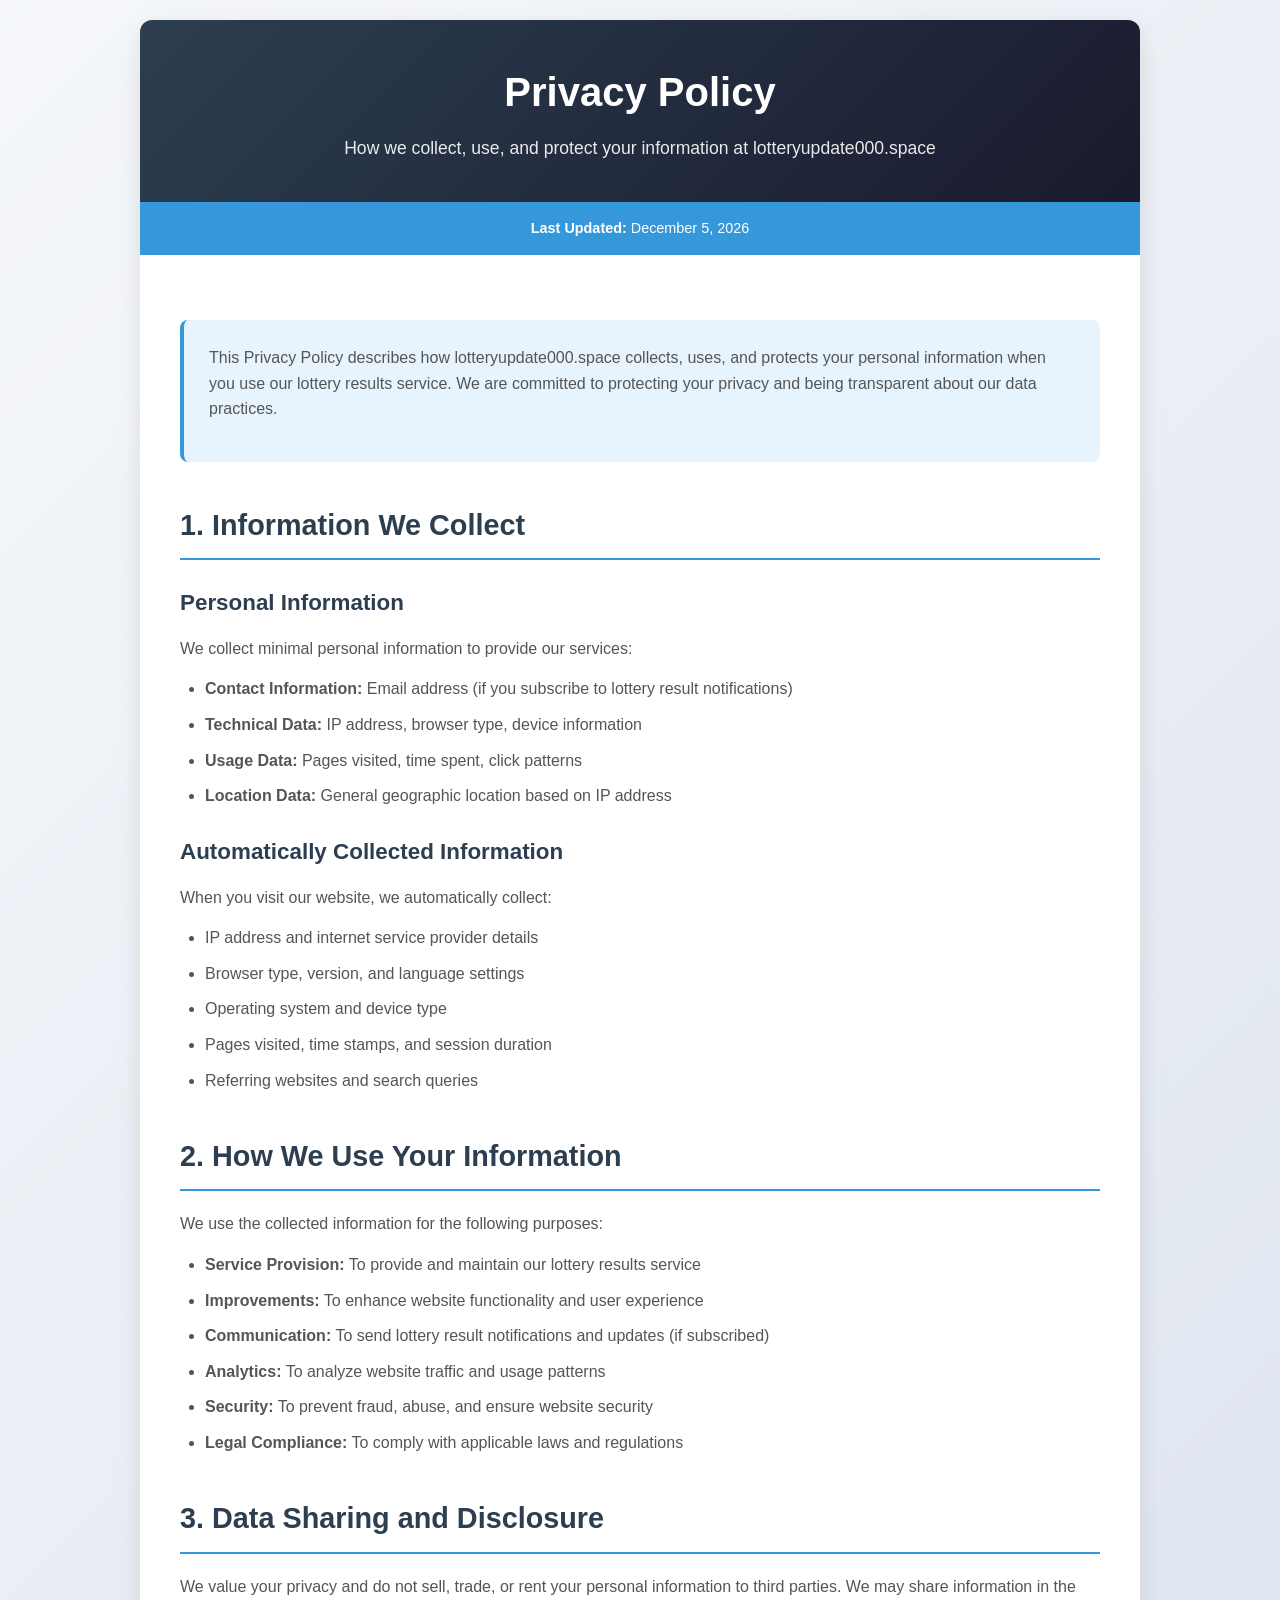
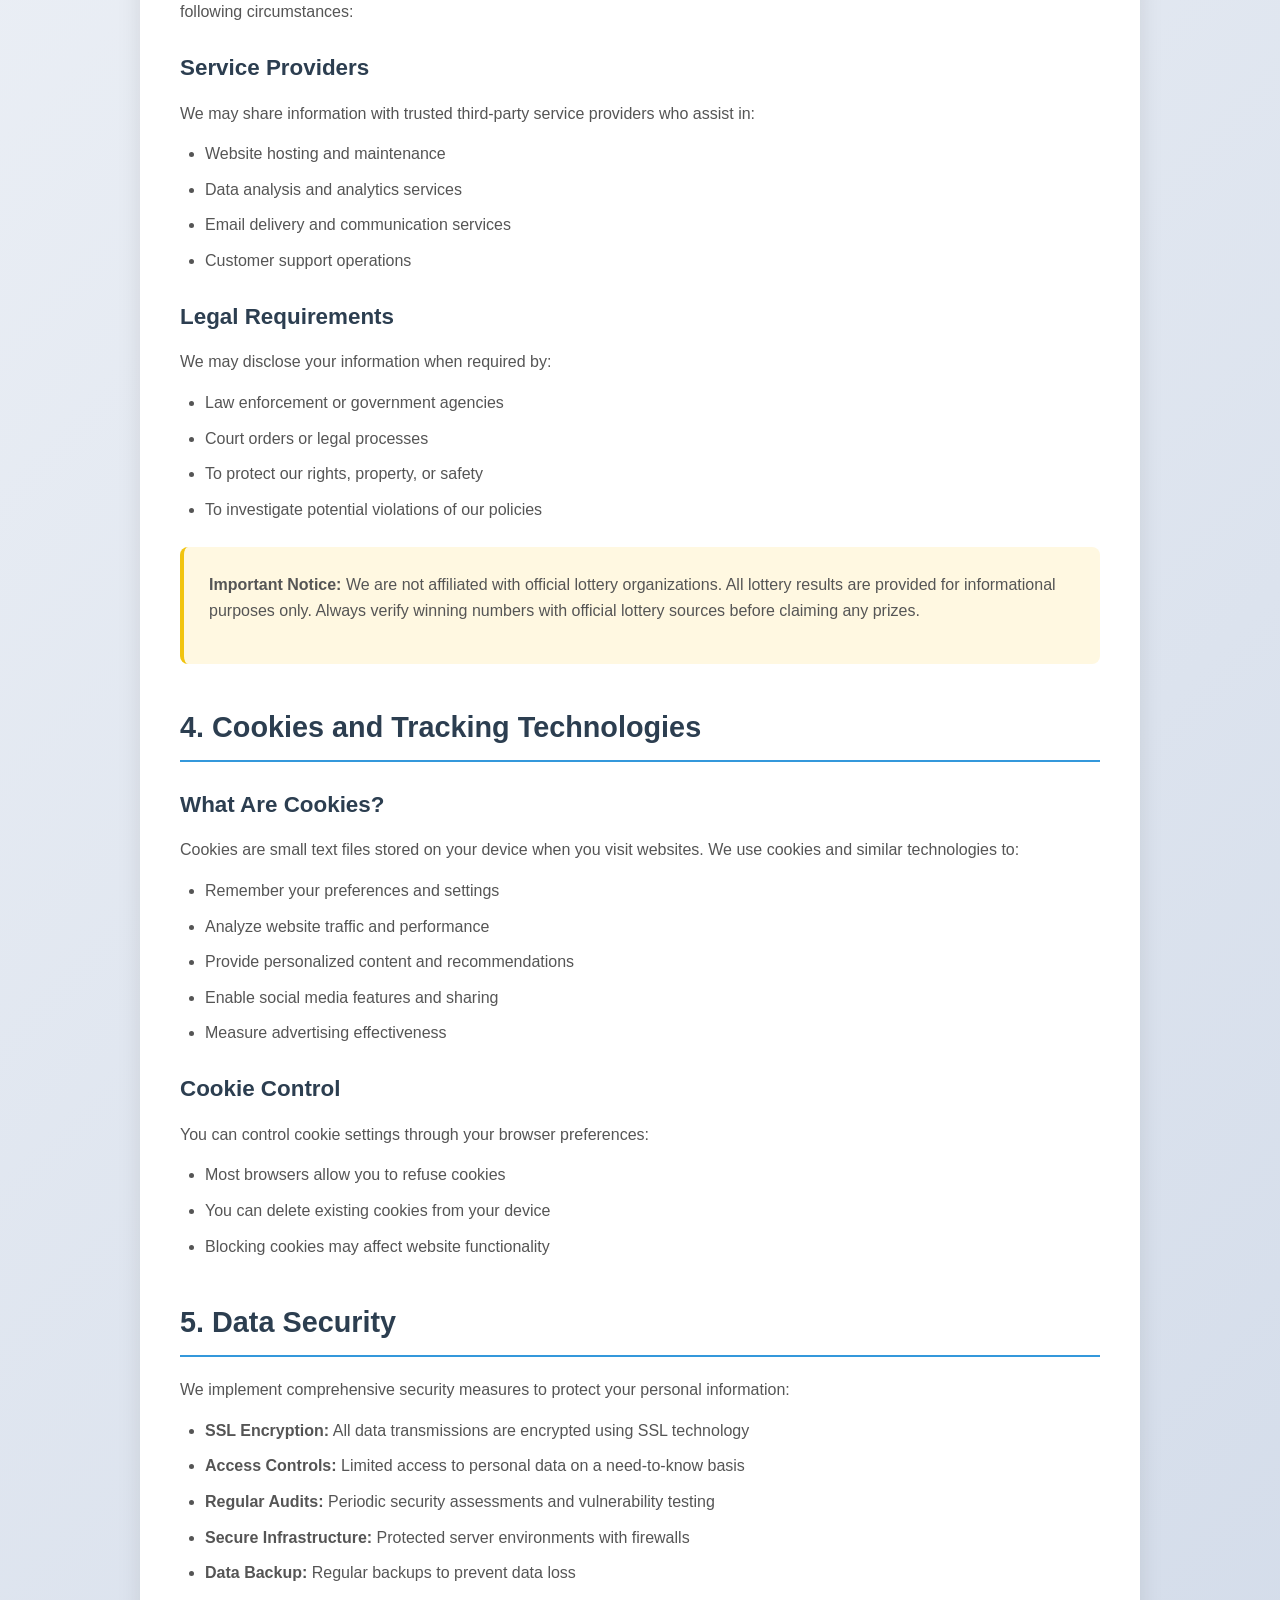
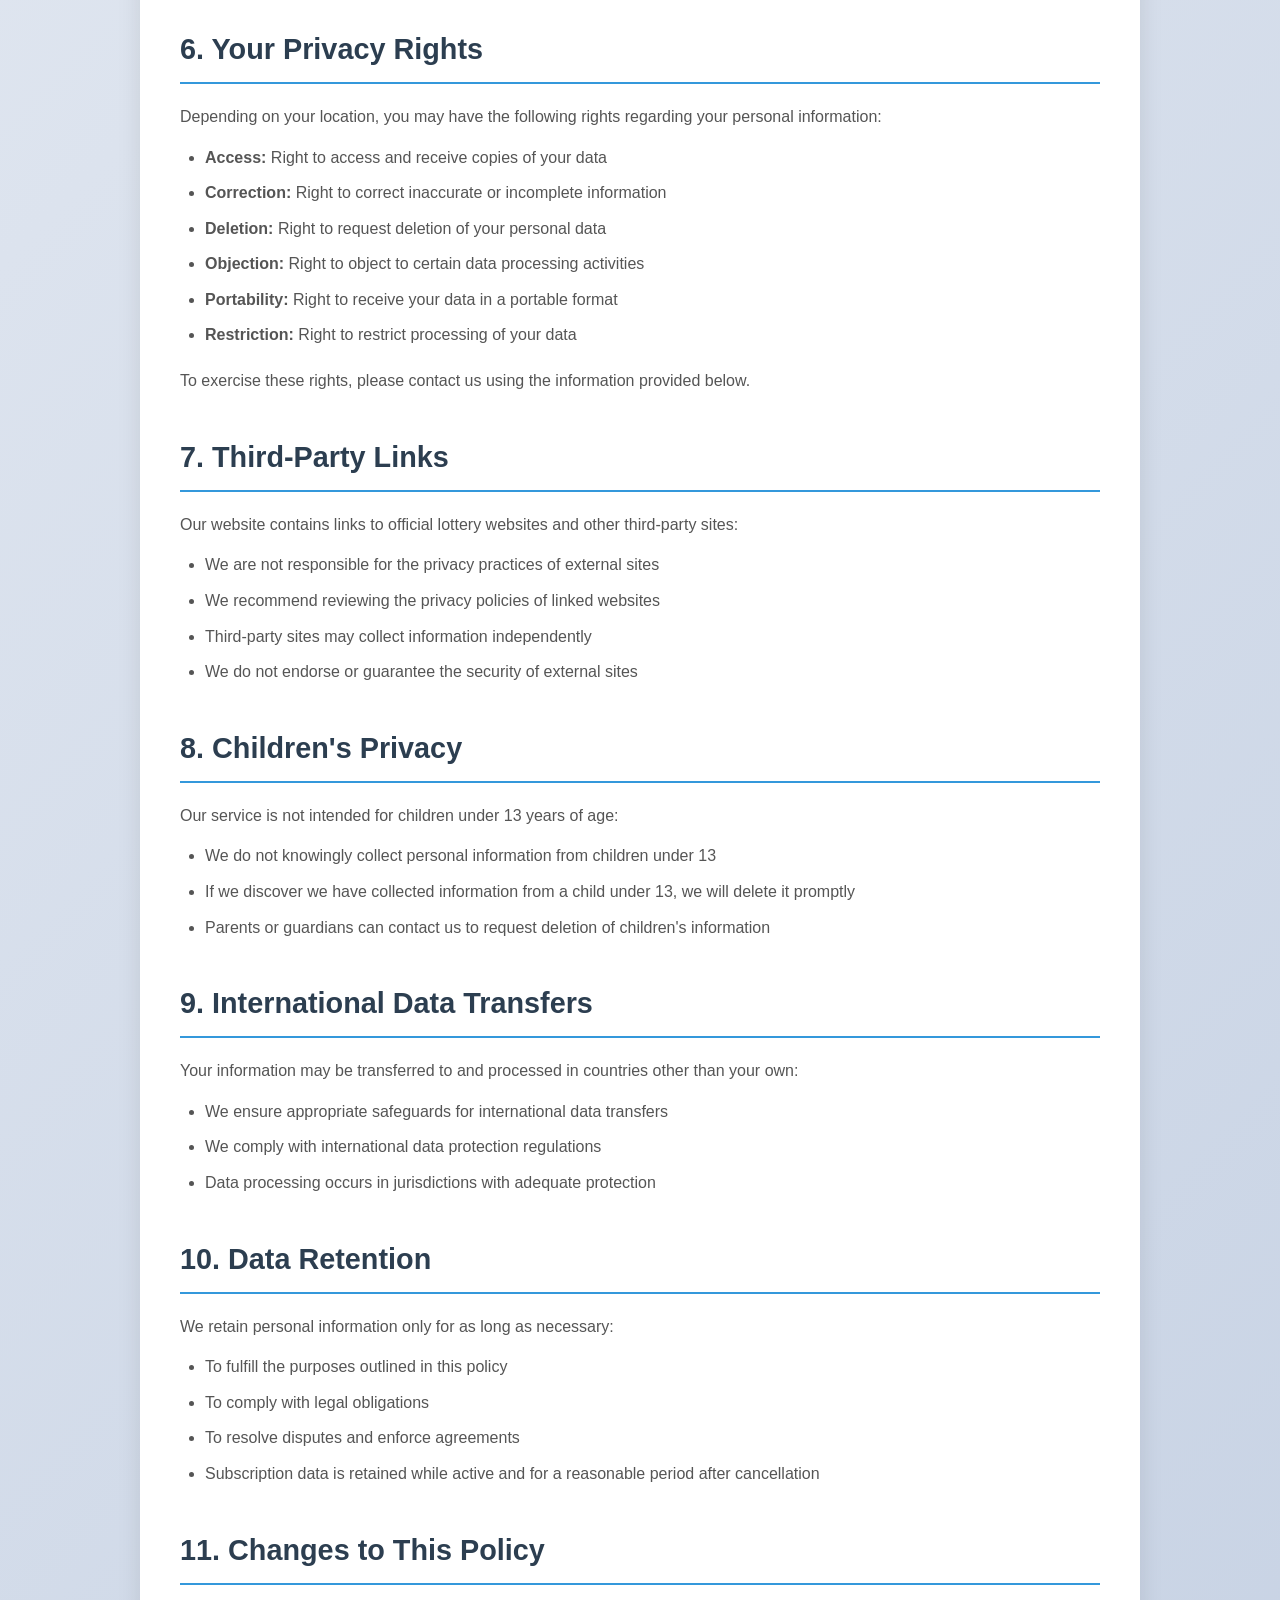
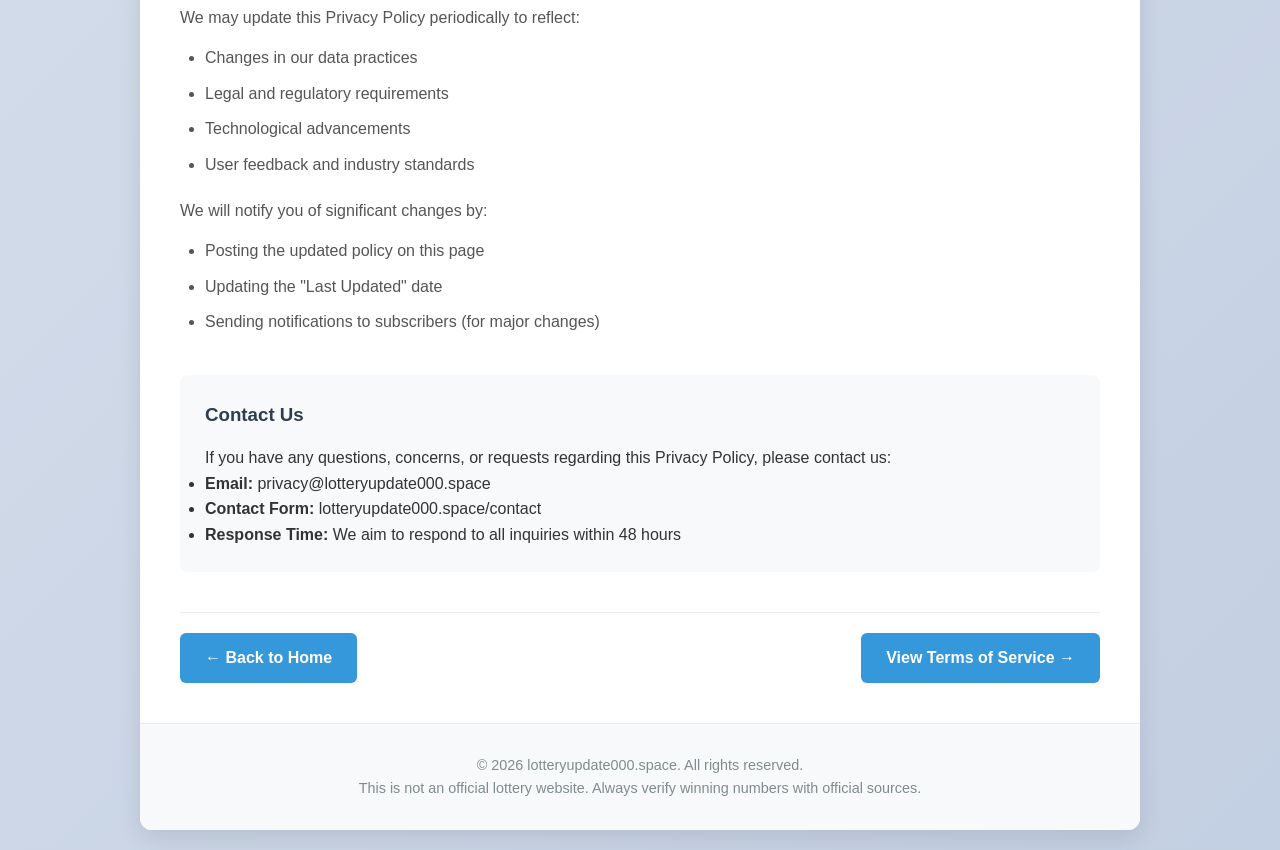
<file: privacy-policy/index.html>
<!DOCTYPE html>
<html lang="en">
<head>
    <meta charset="UTF-8">
    <meta name="viewport" content="width=device-width, initial-scale=1.0">
    <title>Privacy Policy - lotteryupdate000.space</title>
    <style>
        * {
            margin: 0;
            padding: 0;
            box-sizing: border-box;
        }
        
        body {
            font-family: 'Segoe UI', Tahoma, Geneva, Verdana, sans-serif;
            line-height: 1.6;
            color: #333;
            background: linear-gradient(135deg, #f5f7fa 0%, #c3cfe2 100%);
            min-height: 100vh;
            padding: 20px;
        }
        
        .container {
            max-width: 1000px;
            margin: 0 auto;
            background: white;
            border-radius: 12px;
            box-shadow: 0 8px 25px rgba(0,0,0,0.1);
            overflow: hidden;
        }
        
        header {
            background: linear-gradient(135deg, #2c3e50, #1a1a2e);
            color: white;
            padding: 40px 30px;
            text-align: center;
        }
        
        header h1 {
            font-size: 2.5rem;
            margin-bottom: 10px;
        }
        
        header p {
            font-size: 1.1rem;
            opacity: 0.9;
            max-width: 800px;
            margin: 0 auto;
        }
        
        .last-updated {
            background: #3498db;
            color: white;
            padding: 15px;
            text-align: center;
            font-size: 0.9rem;
        }
        
        .content {
            padding: 40px;
        }
        
        .policy-section {
            margin-bottom: 40px;
        }
        
        .policy-section h2 {
            color: #2c3e50;
            border-bottom: 2px solid #3498db;
            padding-bottom: 10px;
            margin-bottom: 20px;
            font-size: 1.8rem;
        }
        
        .policy-section h3 {
            color: #2c3e50;
            margin: 25px 0 15px 0;
            font-size: 1.4rem;
        }
        
        .policy-section p {
            margin-bottom: 15px;
            color: #555;
        }
        
        .policy-section ul, .policy-section ol {
            margin-left: 25px;
            margin-bottom: 20px;
        }
        
        .policy-section li {
            margin-bottom: 10px;
            color: #555;
        }
        
        .highlight-box {
            background: #e8f4fd;
            padding: 25px;
            border-radius: 8px;
            border-left: 4px solid #3498db;
            margin: 25px 0;
        }
        
        .warning-box {
            background: #fff8e1;
            padding: 25px;
            border-radius: 8px;
            border-left: 4px solid #f1c40f;
            margin: 25px 0;
        }
        
        .contact-info {
            background: #f8f9fa;
            padding: 25px;
            border-radius: 8px;
            margin-top: 30px;
        }
        
        .contact-info h3 {
            color: #2c3e50;
            margin-bottom: 15px;
        }
        
        .navigation {
            display: flex;
            justify-content: space-between;
            margin-top: 40px;
            padding-top: 20px;
            border-top: 1px solid #e9ecef;
        }
        
        .nav-btn {
            background: #3498db;
            color: white;
            padding: 12px 25px;
            border-radius: 6px;
            text-decoration: none;
            font-weight: 600;
            transition: all 0.3s ease;
            display: inline-flex;
            align-items: center;
            gap: 8px;
        }
        
        .nav-btn:hover {
            background: #2980b9;
            transform: translateY(-2px);
        }
        
        footer {
            text-align: center;
            padding: 30px;
            border-top: 1px solid #e9ecef;
            color: #7f8c8d;
            font-size: 0.9rem;
            background: #f8f9fa;
        }
        
        .back-to-top {
            position: fixed;
            bottom: 30px;
            right: 30px;
            background: #3498db;
            color: white;
            width: 50px;
            height: 50px;
            border-radius: 50%;
            display: flex;
            align-items: center;
            justify-content: center;
            text-decoration: none;
            font-size: 1.5rem;
            box-shadow: 0 4px 15px rgba(0,0,0,0.2);
            transition: all 0.3s ease;
            opacity: 0;
            pointer-events: none;
        }
        
        .back-to-top.visible {
            opacity: 1;
            pointer-events: all;
        }
        
        .back-to-top:hover {
            background: #2980b9;
            transform: translateY(-3px);
        }
        
        @media (max-width: 768px) {
            .content {
                padding: 25px;
            }
            
            header h1 {
                font-size: 2rem;
            }
            
            .navigation {
                flex-direction: column;
                gap: 15px;
            }
            
            .nav-btn {
                text-align: center;
                justify-content: center;
            }
        }
    </style>
</head>
<body>
    <div class="container">
        <header>
            <h1>Privacy Policy</h1>
            <p>How we collect, use, and protect your information at lotteryupdate000.space</p>
        </header>
        
        <div class="last-updated">
            <strong>Last Updated:</strong> <span id="last-updated"></span>
        </div>
        
        <div class="content">
            <div class="policy-section">
                <div class="highlight-box">
                    <p>This Privacy Policy describes how lotteryupdate000.space collects, uses, and protects your personal information when you use our lottery results service. We are committed to protecting your privacy and being transparent about our data practices.</p>
                </div>
            </div>
            
            <div class="policy-section">
                <h2>1. Information We Collect</h2>
                
                <h3>Personal Information</h3>
                <p>We collect minimal personal information to provide our services:</p>
                <ul>
                    <li><strong>Contact Information:</strong> Email address (if you subscribe to lottery result notifications)</li>
                    <li><strong>Technical Data:</strong> IP address, browser type, device information</li>
                    <li><strong>Usage Data:</strong> Pages visited, time spent, click patterns</li>
                    <li><strong>Location Data:</strong> General geographic location based on IP address</li>
                </ul>
                
                <h3>Automatically Collected Information</h3>
                <p>When you visit our website, we automatically collect:</p>
                <ul>
                    <li>IP address and internet service provider details</li>
                    <li>Browser type, version, and language settings</li>
                    <li>Operating system and device type</li>
                    <li>Pages visited, time stamps, and session duration</li>
                    <li>Referring websites and search queries</li>
                </ul>
            </div>
            
            <div class="policy-section">
                <h2>2. How We Use Your Information</h2>
                <p>We use the collected information for the following purposes:</p>
                <ul>
                    <li><strong>Service Provision:</strong> To provide and maintain our lottery results service</li>
                    <li><strong>Improvements:</strong> To enhance website functionality and user experience</li>
                    <li><strong>Communication:</strong> To send lottery result notifications and updates (if subscribed)</li>
                    <li><strong>Analytics:</strong> To analyze website traffic and usage patterns</li>
                    <li><strong>Security:</strong> To prevent fraud, abuse, and ensure website security</li>
                    <li><strong>Legal Compliance:</strong> To comply with applicable laws and regulations</li>
                </ul>
            </div>
            
            <div class="policy-section">
                <h2>3. Data Sharing and Disclosure</h2>
                <p>We value your privacy and do not sell, trade, or rent your personal information to third parties. We may share information in the following circumstances:</p>
                
                <h3>Service Providers</h3>
                <p>We may share information with trusted third-party service providers who assist in:</p>
                <ul>
                    <li>Website hosting and maintenance</li>
                    <li>Data analysis and analytics services</li>
                    <li>Email delivery and communication services</li>
                    <li>Customer support operations</li>
                </ul>
                
                <h3>Legal Requirements</h3>
                <p>We may disclose your information when required by:</p>
                <ul>
                    <li>Law enforcement or government agencies</li>
                    <li>Court orders or legal processes</li>
                    <li>To protect our rights, property, or safety</li>
                    <li>To investigate potential violations of our policies</li>
                </ul>
                
                <div class="warning-box">
                    <p><strong>Important Notice:</strong> We are not affiliated with official lottery organizations. All lottery results are provided for informational purposes only. Always verify winning numbers with official lottery sources before claiming any prizes.</p>
                </div>
            </div>
            
            <div class="policy-section">
                <h2>4. Cookies and Tracking Technologies</h2>
                
                <h3>What Are Cookies?</h3>
                <p>Cookies are small text files stored on your device when you visit websites. We use cookies and similar technologies to:</p>
                <ul>
                    <li>Remember your preferences and settings</li>
                    <li>Analyze website traffic and performance</li>
                    <li>Provide personalized content and recommendations</li>
                    <li>Enable social media features and sharing</li>
                    <li>Measure advertising effectiveness</li>
                </ul>
                
                <h3>Cookie Control</h3>
                <p>You can control cookie settings through your browser preferences:</p>
                <ul>
                    <li>Most browsers allow you to refuse cookies</li>
                    <li>You can delete existing cookies from your device</li>
                    <li>Blocking cookies may affect website functionality</li>
                </ul>
            </div>
            
            <div class="policy-section">
                <h2>5. Data Security</h2>
                <p>We implement comprehensive security measures to protect your personal information:</p>
                <ul>
                    <li><strong>SSL Encryption:</strong> All data transmissions are encrypted using SSL technology</li>
                    <li><strong>Access Controls:</strong> Limited access to personal data on a need-to-know basis</li>
                    <li><strong>Regular Audits:</strong> Periodic security assessments and vulnerability testing</li>
                    <li><strong>Secure Infrastructure:</strong> Protected server environments with firewalls</li>
                    <li><strong>Data Backup:</strong> Regular backups to prevent data loss</li>
                </ul>
            </div>
            
            <div class="policy-section">
                <h2>6. Your Privacy Rights</h2>
                <p>Depending on your location, you may have the following rights regarding your personal information:</p>
                <ul>
                    <li><strong>Access:</strong> Right to access and receive copies of your data</li>
                    <li><strong>Correction:</strong> Right to correct inaccurate or incomplete information</li>
                    <li><strong>Deletion:</strong> Right to request deletion of your personal data</li>
                    <li><strong>Objection:</strong> Right to object to certain data processing activities</li>
                    <li><strong>Portability:</strong> Right to receive your data in a portable format</li>
                    <li><strong>Restriction:</strong> Right to restrict processing of your data</li>
                </ul>
                
                <p>To exercise these rights, please contact us using the information provided below.</p>
            </div>
            
            <div class="policy-section">
                <h2>7. Third-Party Links</h2>
                <p>Our website contains links to official lottery websites and other third-party sites:</p>
                <ul>
                    <li>We are not responsible for the privacy practices of external sites</li>
                    <li>We recommend reviewing the privacy policies of linked websites</li>
                    <li>Third-party sites may collect information independently</li>
                    <li>We do not endorse or guarantee the security of external sites</li>
                </ul>
            </div>
            
            <div class="policy-section">
                <h2>8. Children's Privacy</h2>
                <p>Our service is not intended for children under 13 years of age:</p>
                <ul>
                    <li>We do not knowingly collect personal information from children under 13</li>
                    <li>If we discover we have collected information from a child under 13, we will delete it promptly</li>
                    <li>Parents or guardians can contact us to request deletion of children's information</li>
                </ul>
            </div>
            
            <div class="policy-section">
                <h2>9. International Data Transfers</h2>
                <p>Your information may be transferred to and processed in countries other than your own:</p>
                <ul>
                    <li>We ensure appropriate safeguards for international data transfers</li>
                    <li>We comply with international data protection regulations</li>
                    <li>Data processing occurs in jurisdictions with adequate protection</li>
                </ul>
            </div>
            
            <div class="policy-section">
                <h2>10. Data Retention</h2>
                <p>We retain personal information only for as long as necessary:</p>
                <ul>
                    <li>To fulfill the purposes outlined in this policy</li>
                    <li>To comply with legal obligations</li>
                    <li>To resolve disputes and enforce agreements</li>
                    <li>Subscription data is retained while active and for a reasonable period after cancellation</li>
                </ul>
            </div>
            
            <div class="policy-section">
                <h2>11. Changes to This Policy</h2>
                <p>We may update this Privacy Policy periodically to reflect:</p>
                <ul>
                    <li>Changes in our data practices</li>
                    <li>Legal and regulatory requirements</li>
                    <li>Technological advancements</li>
                    <li>User feedback and industry standards</li>
                </ul>
                
                <p>We will notify you of significant changes by:</p>
                <ul>
                    <li>Posting the updated policy on this page</li>
                    <li>Updating the "Last Updated" date</li>
                    <li>Sending notifications to subscribers (for major changes)</li>
                </ul>
            </div>
            
            <div class="contact-info">
                <h3>Contact Us</h3>
                <p>If you have any questions, concerns, or requests regarding this Privacy Policy, please contact us:</p>
                <ul>
                    <li><strong>Email:</strong> privacy@lotteryupdate000.space</li>
                    <li><strong>Contact Form:</strong> lotteryupdate000.space/contact</li>
                    <li><strong>Response Time:</strong> We aim to respond to all inquiries within 48 hours</li>
                </ul>
            </div>
            
            <div class="navigation">
                <a href="index.html" class="nav-btn">
                    ← Back to Home
                </a>
                <a href="terms-of-service.html" class="nav-btn">
                    View Terms of Service →
                </a>
            </div>
        </div>
        
        <footer>
            <p>© <span id="current-year"></span> lotteryupdate000.space. All rights reserved.</p>
            <p>This is not an official lottery website. Always verify winning numbers with official sources.</p>
        </footer>
    </div>
    
    <a href="#" class="back-to-top" id="back-to-top">↑</a>

    <script>
        document.addEventListener('DOMContentLoaded', function() {
            // Set current dates
            const now = new Date();
            const formattedDate = now.toLocaleDateString('en-US', {
                year: 'numeric',
                month: 'long',
                day: 'numeric'
            });
            
            document.getElementById('last-updated').textContent = formattedDate;
            document.getElementById('current-year').textContent = now.getFullYear();
            
            // Back to top functionality
            const backToTop = document.getElementById('back-to-top');
            
            window.addEventListener('scroll', function() {
                if (window.pageYOffset > 300) {
                    backToTop.classList.add('visible');
                } else {
                    backToTop.classList.remove('visible');
                }
            });
            
            backToTop.addEventListener('click', function(e) {
                e.preventDefault();
                window.scrollTo({
                    top: 0,
                    behavior: 'smooth'
                });
            });
        });
    </script>
</body>
</html>
</file>
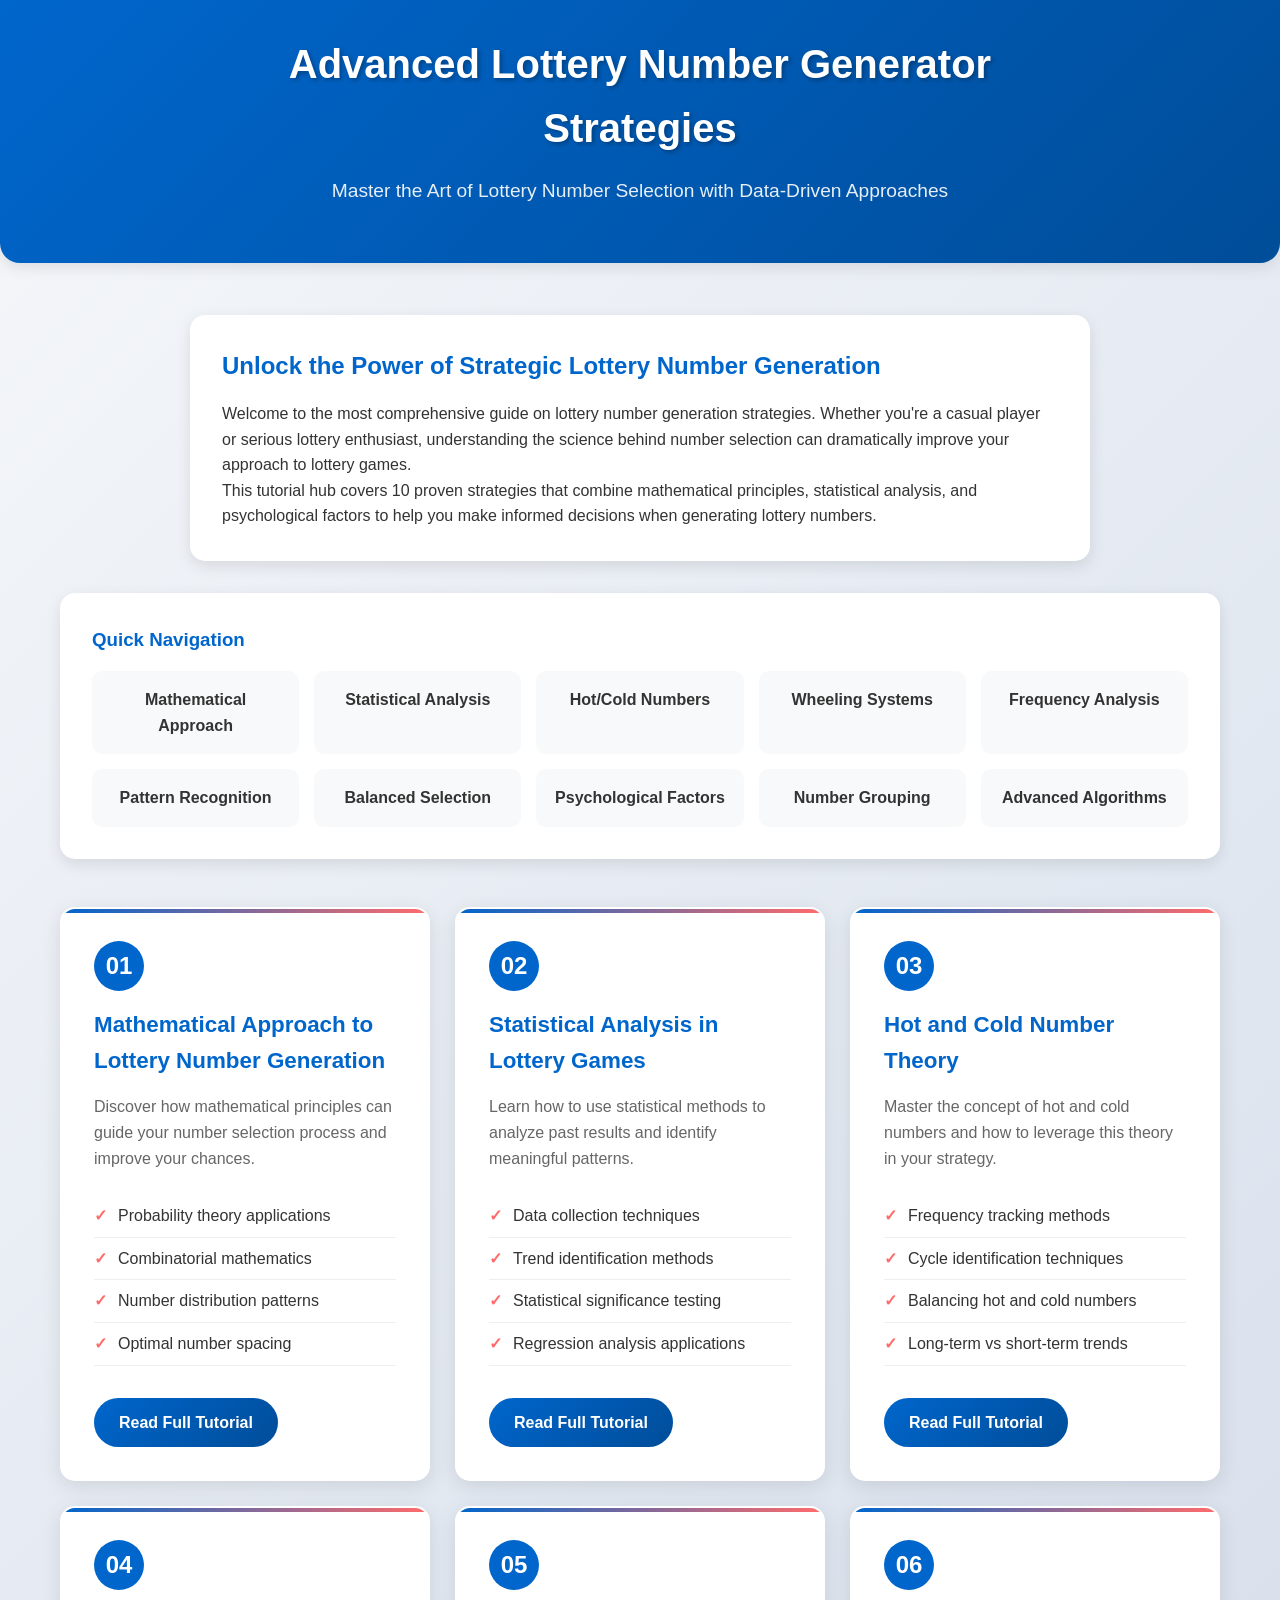
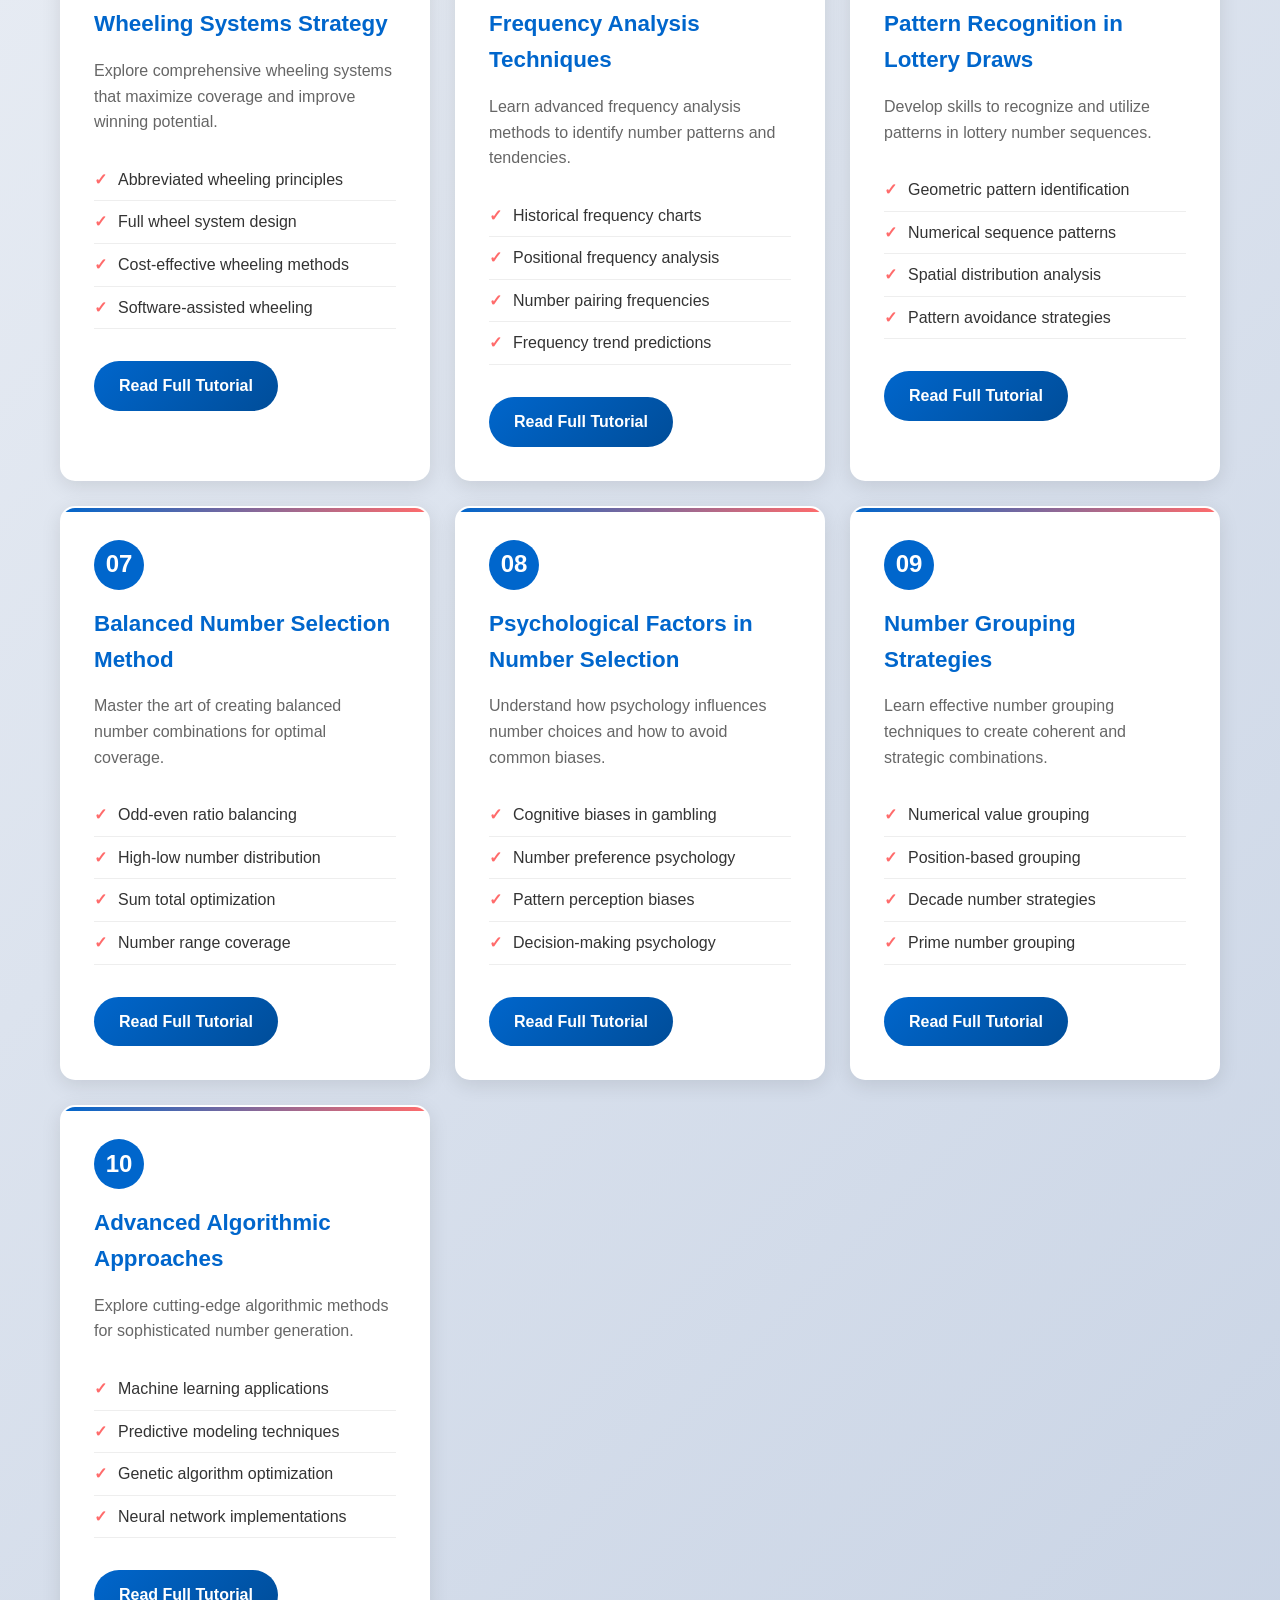
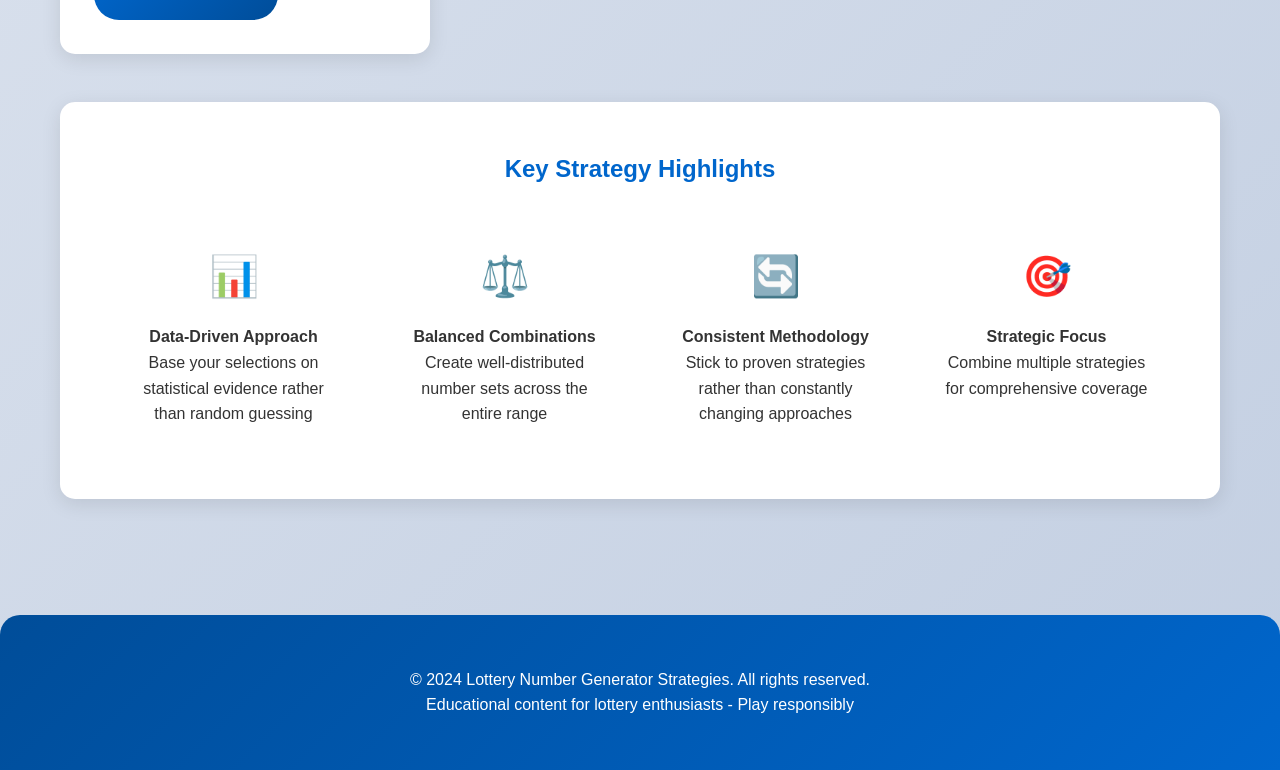
<file: knowledge.html>
<!DOCTYPE html>
<html lang="en">
<head>
    <meta charset="UTF-8">
    <meta name="viewport" content="width=device-width, initial-scale=1.0">
    <title>Lottery Number Generator Strategies - Comprehensive Tutorials</title>
    <style>
        :root {
            --primary: #0066cc;
            --secondary: #004d99;
            --accent: #ff6b6b;
            --light: #f8f9fa;
            --dark: #333;
            --muted: #666;
        }
        
        * {
            margin: 0;
            padding: 0;
            box-sizing: border-box;
        }
        
        body {
            font-family: 'Segoe UI', Tahoma, Geneva, Verdana, sans-serif;
            line-height: 1.6;
            color: var(--dark);
            background: linear-gradient(135deg, #f5f7fa 0%, #c3cfe2 100%);
            min-height: 100vh;
        }
        
        .container {
            max-width: 1200px;
            margin: 0 auto;
            padding: 20px;
        }
        
        header {
            background: linear-gradient(135deg, var(--primary), var(--secondary));
            color: white;
            padding: 2rem 0;
            text-align: center;
            border-radius: 0 0 20px 20px;
            box-shadow: 0 4px 15px rgba(0,0,0,0.1);
        }
        
        .header-content {
            max-width: 800px;
            margin: 0 auto;
            padding: 0 20px;
        }
        
        h1 {
            font-size: 2.5rem;
            margin-bottom: 1rem;
            text-shadow: 2px 2px 4px rgba(0,0,0,0.3);
        }
        
        .subtitle {
            font-size: 1.2rem;
            opacity: 0.9;
            margin-bottom: 1.5rem;
        }
        
        .intro-text {
            background: white;
            padding: 2rem;
            border-radius: 15px;
            box-shadow: 0 5px 15px rgba(0,0,0,0.1);
            margin: 2rem auto;
            max-width: 900px;
        }
        
        .tutorial-grid {
            display: grid;
            grid-template-columns: repeat(auto-fit, minmax(350px, 1fr));
            gap: 25px;
            margin: 3rem 0;
        }
        
        .tutorial-card {
            background: white;
            border-radius: 15px;
            padding: 2rem;
            box-shadow: 0 5px 20px rgba(0,0,0,0.1);
            transition: all 0.3s ease;
            border: 2px solid transparent;
            position: relative;
            overflow: hidden;
        }
        
        .tutorial-card::before {
            content: '';
            position: absolute;
            top: 0;
            left: 0;
            right: 0;
            height: 4px;
            background: linear-gradient(90deg, var(--primary), var(--accent));
        }
        
        .tutorial-card:hover {
            transform: translateY(-10px);
            box-shadow: 0 15px 30px rgba(0,0,0,0.15);
            border-color: var(--primary);
        }
        
        .card-number {
            background: var(--primary);
            color: white;
            width: 50px;
            height: 50px;
            border-radius: 50%;
            display: flex;
            align-items: center;
            justify-content: center;
            font-size: 1.5rem;
            font-weight: bold;
            margin-bottom: 1rem;
        }
        
        .card-title {
            font-size: 1.4rem;
            color: var(--primary);
            margin-bottom: 1rem;
            font-weight: 700;
        }
        
        .card-description {
            color: var(--muted);
            margin-bottom: 1.5rem;
            line-height: 1.6;
        }
        
        .card-features {
            list-style: none;
            margin-bottom: 2rem;
        }
        
        .card-features li {
            padding: 0.5rem 0;
            border-bottom: 1px solid #eee;
            position: relative;
            padding-left: 1.5rem;
        }
        
        .card-features li::before {
            content: '✓';
            color: var(--accent);
            font-weight: bold;
            position: absolute;
            left: 0;
        }
        
        .read-more {
            display: inline-block;
            background: linear-gradient(135deg, var(--primary), var(--secondary));
            color: white;
            padding: 12px 25px;
            border-radius: 25px;
            text-decoration: none;
            font-weight: 600;
            transition: all 0.3s ease;
            border: none;
            cursor: pointer;
        }
        
        .read-more:hover {
            background: linear-gradient(135deg, var(--secondary), var(--primary));
            transform: scale(1.05);
            box-shadow: 0 5px 15px rgba(0,0,0,0.2);
        }
        
        .strategy-highlights {
            background: white;
            padding: 3rem;
            border-radius: 15px;
            box-shadow: 0 5px 20px rgba(0,0,0,0.1);
            margin: 3rem 0;
        }
        
        .highlight-grid {
            display: grid;
            grid-template-columns: repeat(auto-fit, minmax(250px, 1fr));
            gap: 20px;
            margin-top: 2rem;
        }
        
        .highlight-item {
            text-align: center;
            padding: 1.5rem;
        }
        
        .highlight-icon {
            font-size: 2.5rem;
            margin-bottom: 1rem;
        }
        
        .quick-nav {
            background: white;
            padding: 2rem;
            border-radius: 15px;
            box-shadow: 0 5px 15px rgba(0,0,0,0.1);
            margin: 2rem 0;
        }
        
        .nav-grid {
            display: grid;
            grid-template-columns: repeat(auto-fit, minmax(200px, 1fr));
            gap: 15px;
            margin-top: 1rem;
        }
        
        .nav-item {
            background: var(--light);
            padding: 1rem;
            border-radius: 10px;
            text-align: center;
            transition: all 0.3s ease;
        }
        
        .nav-item:hover {
            background: var(--primary);
            color: white;
            transform: scale(1.05);
        }
        
        .nav-item a {
            color: inherit;
            text-decoration: none;
            font-weight: 600;
            display: block;
        }
        
        footer {
            background: linear-gradient(135deg, var(--secondary), var(--primary));
            color: white;
            text-align: center;
            padding: 2rem;
            margin-top: 3rem;
            border-radius: 20px 20px 0 0;
        }
        
        @media (max-width: 768px) {
            .tutorial-grid {
                grid-template-columns: 1fr;
            }
            
            h1 {
                font-size: 2rem;
            }
            
            .header-content, .intro-text {
                padding: 1rem;
            }
        }
    </style>
</head>
<body>
    <header>
        <div class="header-content">
            <h1>Advanced Lottery Number Generator Strategies</h1>
            <p class="subtitle">Master the Art of Lottery Number Selection with Data-Driven Approaches</p>
        </div>
    </header>

    <div class="container">
        <section class="intro-text">
            <h2 style="color: var(--primary); margin-bottom: 1rem;">Unlock the Power of Strategic Lottery Number Generation</h2>
            <p>Welcome to the most comprehensive guide on lottery number generation strategies. Whether you're a casual player or serious lottery enthusiast, understanding the science behind number selection can dramatically improve your approach to lottery games.</p>
            <p>This tutorial hub covers 10 proven strategies that combine mathematical principles, statistical analysis, and psychological factors to help you make informed decisions when generating lottery numbers.</p>
        </section>

        <section class="quick-nav">
            <h3 style="color: var(--primary); margin-bottom: 1rem;">Quick Navigation</h3>
            <div class="nav-grid">
                <div class="nav-item"><a href="#tutorial1">Mathematical Approach</a></div>
                <div class="nav-item"><a href="#tutorial2">Statistical Analysis</a></div>
                <div class="nav-item"><a href="#tutorial3">Hot/Cold Numbers</a></div>
                <div class="nav-item"><a href="#tutorial4">Wheeling Systems</a></div>
                <div class="nav-item"><a href="#tutorial5">Frequency Analysis</a></div>
                <div class="nav-item"><a href="#tutorial6">Pattern Recognition</a></div>
                <div class="nav-item"><a href="#tutorial7">Balanced Selection</a></div>
                <div class="nav-item"><a href="#tutorial8">Psychological Factors</a></div>
                <div class="nav-item"><a href="#tutorial9">Number Grouping</a></div>
                <div class="nav-item"><a href="#tutorial10">Advanced Algorithms</a></div>
            </div>
        </section>

        <div class="tutorial-grid">
            <!-- Tutorial 1 -->
            <div class="tutorial-card" id="tutorial1">
                <div class="card-number">01</div>
                <h3 class="card-title">Mathematical Approach to Lottery Number Generation</h3>
                <p class="card-description">Discover how mathematical principles can guide your number selection process and improve your chances.</p>
                <ul class="card-features">
                    <li>Probability theory applications</li>
                    <li>Combinatorial mathematics</li>
                    <li>Number distribution patterns</li>
                    <li>Optimal number spacing</li>
                </ul>
                <a href="tutorial1.html" class="read-more">Read Full Tutorial</a>
            </div>

            <!-- Tutorial 2 -->
            <div class="tutorial-card" id="tutorial2">
                <div class="card-number">02</div>
                <h3 class="card-title">Statistical Analysis in Lottery Games</h3>
                <p class="card-description">Learn how to use statistical methods to analyze past results and identify meaningful patterns.</p>
                <ul class="card-features">
                    <li>Data collection techniques</li>
                    <li>Trend identification methods</li>
                    <li>Statistical significance testing</li>
                    <li>Regression analysis applications</li>
                </ul>
                <a href="tutorial2.html" class="read-more">Read Full Tutorial</a>
            </div>

            <!-- Tutorial 3 -->
            <div class="tutorial-card" id="tutorial3">
                <div class="card-number">03</div>
                <h3 class="card-title">Hot and Cold Number Theory</h3>
                <p class="card-description">Master the concept of hot and cold numbers and how to leverage this theory in your strategy.</p>
                <ul class="card-features">
                    <li>Frequency tracking methods</li>
                    <li>Cycle identification techniques</li>
                    <li>Balancing hot and cold numbers</li>
                    <li>Long-term vs short-term trends</li>
                </ul>
                <a href="tutorial3.html" class="read-more">Read Full Tutorial</a>
            </div>

            <!-- Tutorial 4 -->
            <div class="tutorial-card" id="tutorial4">
                <div class="card-number">04</div>
                <h3 class="card-title">Wheeling Systems Strategy</h3>
                <p class="card-description">Explore comprehensive wheeling systems that maximize coverage and improve winning potential.</p>
                <ul class="card-features">
                    <li>Abbreviated wheeling principles</li>
                    <li>Full wheel system design</li>
                    <li>Cost-effective wheeling methods</li>
                    <li>Software-assisted wheeling</li>
                </ul>
                <a href="tutorial4.html" class="read-more">Read Full Tutorial</a>
            </div>

            <!-- Tutorial 5 -->
            <div class="tutorial-card" id="tutorial5">
                <div class="card-number">05</div>
                <h3 class="card-title">Frequency Analysis Techniques</h3>
                <p class="card-description">Learn advanced frequency analysis methods to identify number patterns and tendencies.</p>
                <ul class="card-features">
                    <li>Historical frequency charts</li>
                    <li>Positional frequency analysis</li>
                    <li>Number pairing frequencies</li>
                    <li>Frequency trend predictions</li>
                </ul>
                <a href="tutorial5.html" class="read-more">Read Full Tutorial</a>
            </div>

            <!-- Tutorial 6 -->
            <div class="tutorial-card" id="tutorial6">
                <div class="card-number">06</div>
                <h3 class="card-title">Pattern Recognition in Lottery Draws</h3>
                <p class="card-description">Develop skills to recognize and utilize patterns in lottery number sequences.</p>
                <ul class="card-features">
                    <li>Geometric pattern identification</li>
                    <li>Numerical sequence patterns</li>
                    <li>Spatial distribution analysis</li>
                    <li>Pattern avoidance strategies</li>
                </ul>
                <a href="tutorial6.html" class="read-more">Read Full Tutorial</a>
            </div>

            <!-- Tutorial 7 -->
            <div class="tutorial-card" id="tutorial7">
                <div class="card-number">07</div>
                <h3 class="card-title">Balanced Number Selection Method</h3>
                <p class="card-description">Master the art of creating balanced number combinations for optimal coverage.</p>
                <ul class="card-features">
                    <li>Odd-even ratio balancing</li>
                    <li>High-low number distribution</li>
                    <li>Sum total optimization</li>
                    <li>Number range coverage</li>
                </ul>
                <a href="tutorial7.html" class="read-more">Read Full Tutorial</a>
            </div>

            <!-- Tutorial 8 -->
            <div class="tutorial-card" id="tutorial8">
                <div class="card-number">08</div>
                <h3 class="card-title">Psychological Factors in Number Selection</h3>
                <p class="card-description">Understand how psychology influences number choices and how to avoid common biases.</p>
                <ul class="card-features">
                    <li>Cognitive biases in gambling</li>
                    <li>Number preference psychology</li>
                    <li>Pattern perception biases</li>
                    <li>Decision-making psychology</li>
                </ul>
                <a href="tutorial8.html" class="read-more">Read Full Tutorial</a>
            </div>

            <!-- Tutorial 9 -->
            <div class="tutorial-card" id="tutorial9">
                <div class="card-number">09</div>
                <h3 class="card-title">Number Grouping Strategies</h3>
                <p class="card-description">Learn effective number grouping techniques to create coherent and strategic combinations.</p>
                <ul class="card-features">
                    <li>Numerical value grouping</li>
                    <li>Position-based grouping</li>
                    <li>Decade number strategies</li>
                    <li>Prime number grouping</li>
                </ul>
                <a href="tutorial9.html" class="read-more">Read Full Tutorial</a>
            </div>

            <!-- Tutorial 10 -->
            <div class="tutorial-card" id="tutorial10">
                <div class="card-number">10</div>
                <h3 class="card-title">Advanced Algorithmic Approaches</h3>
                <p class="card-description">Explore cutting-edge algorithmic methods for sophisticated number generation.</p>
                <ul class="card-features">
                    <li>Machine learning applications</li>
                    <li>Predictive modeling techniques</li>
                    <li>Genetic algorithm optimization</li>
                    <li>Neural network implementations</li>
                </ul>
                <a href="tutorial10.html" class="read-more">Read Full Tutorial</a>
            </div>
        </div>

        <section class="strategy-highlights">
            <h2 style="color: var(--primary); text-align: center; margin-bottom: 2rem;">Key Strategy Highlights</h2>
            <div class="highlight-grid">
                <div class="highlight-item">
                    <div class="highlight-icon">📊</div>
                    <h4>Data-Driven Approach</h4>
                    <p>Base your selections on statistical evidence rather than random guessing</p>
                </div>
                <div class="highlight-item">
                    <div class="highlight-icon">⚖️</div>
                    <h4>Balanced Combinations</h4>
                    <p>Create well-distributed number sets across the entire range</p>
                </div>
                <div class="highlight-item">
                    <div class="highlight-icon">🔄</div>
                    <h4>Consistent Methodology</h4>
                    <p>Stick to proven strategies rather than constantly changing approaches</p>
                </div>
                <div class="highlight-item">
                    <div class="highlight-icon">🎯</div>
                    <h4>Strategic Focus</h4>
                    <p>Combine multiple strategies for comprehensive coverage</p>
                </div>
            </div>
        </section>
    </div>

    <footer>
        <div class="container">
            <p>&copy; 2024 Lottery Number Generator Strategies. All rights reserved.</p>
            <p>Educational content for lottery enthusiasts - Play responsibly</p>
        </div>
    </footer>
</body>
</html>
</file>
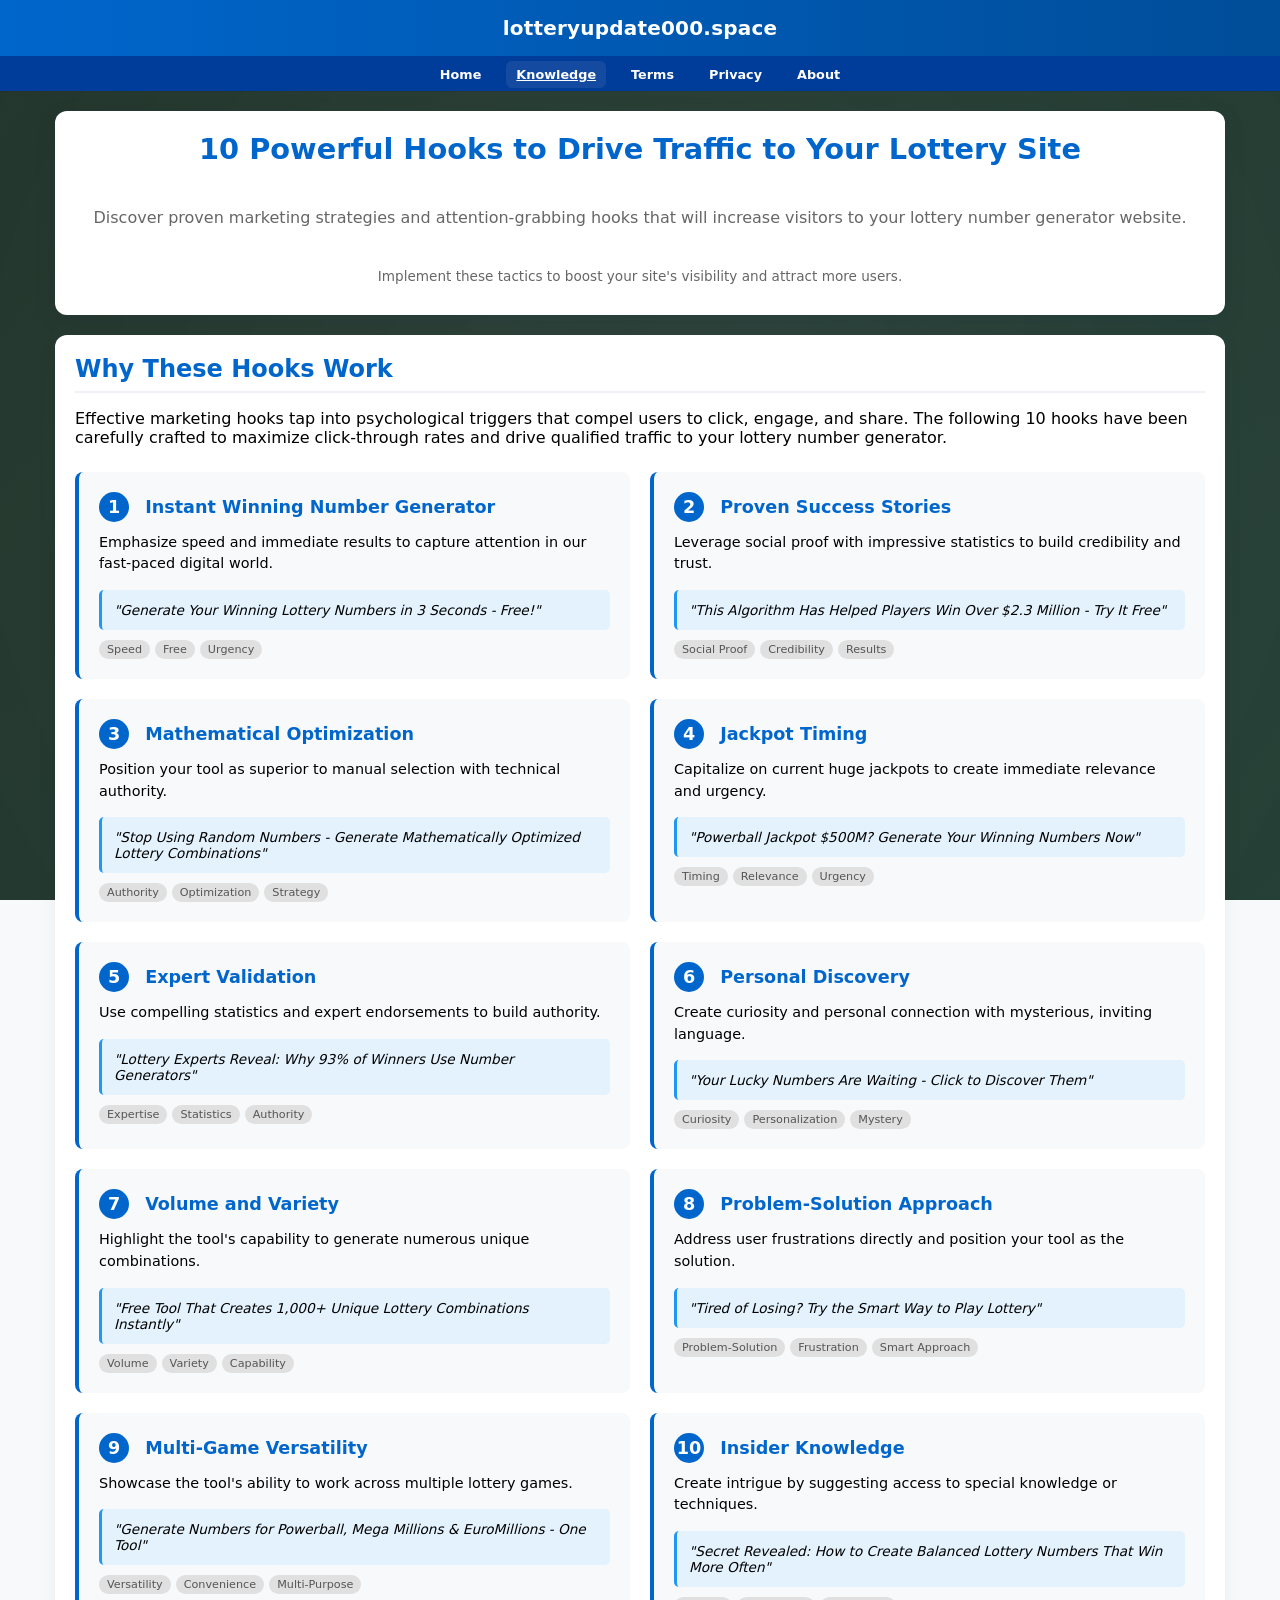
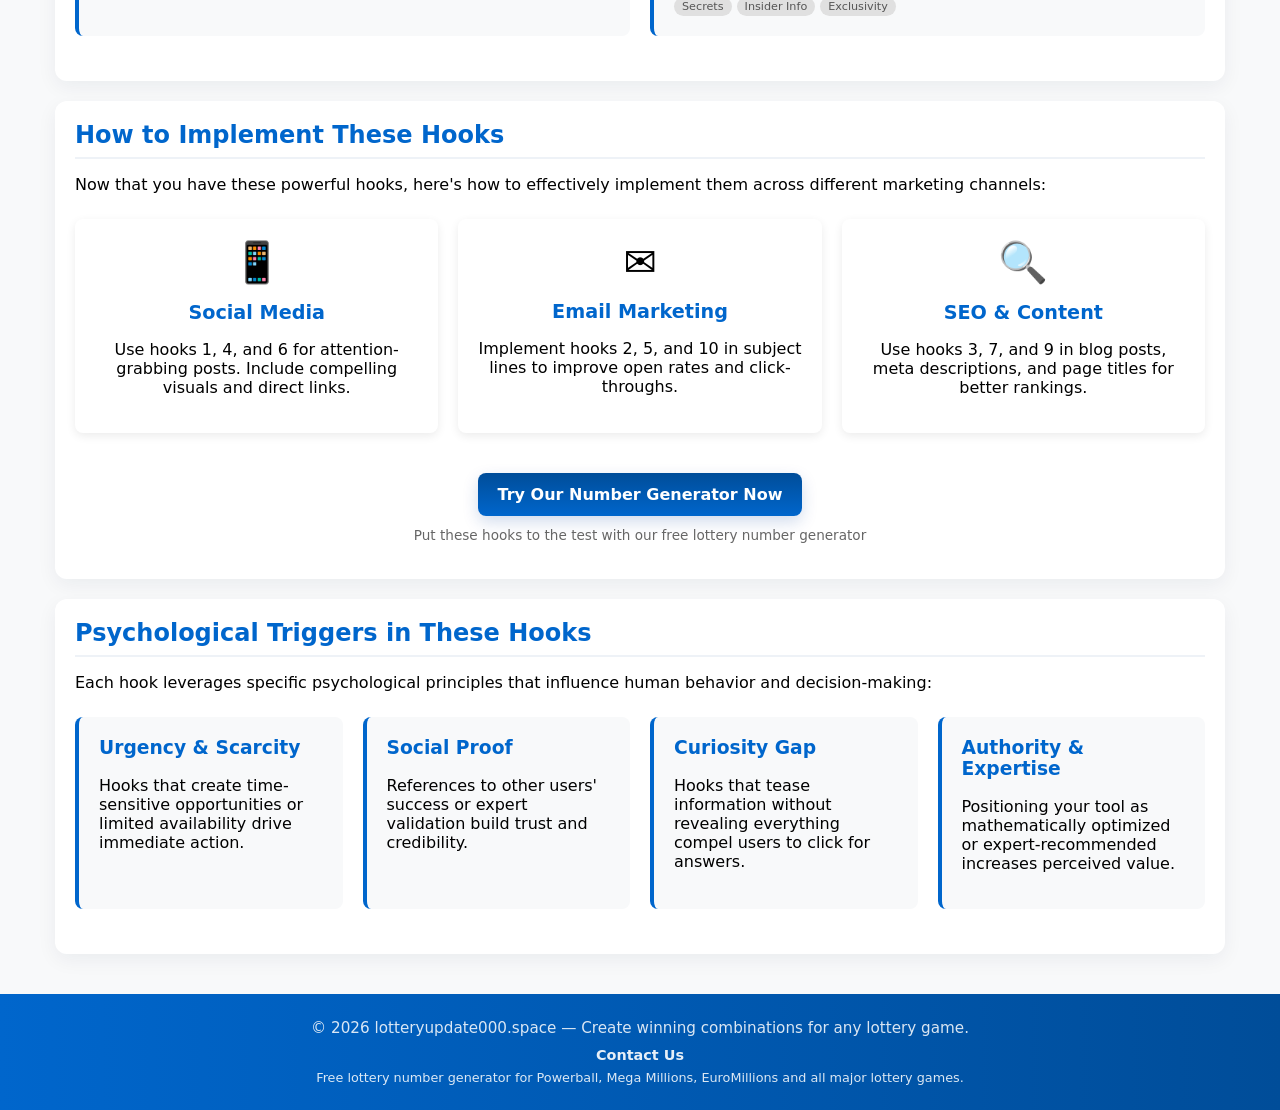
<file: Knowledge.html>
<!DOCTYPE html>
<html lang="en">
<head>
  <meta charset="UTF-8">
  <meta name="viewport" content="width=device-width, initial-scale=1.0">
  <meta name="description" content="10 Powerful Hooks to Drive Traffic to Your Lottery Number Generator Site">
  <meta name="keywords" content="lottery traffic, website promotion, marketing hooks, lottery SEO, traffic generation">
  
  <!-- GitHub Pages Verification -->
  <meta name="github-pages-verification" content="a1792acca1210e7f2059a49dae733b">
  
  <!-- Google Search Console Verification -->
  <meta name="google-site-verification" content="3QM_oJV7sKVx1WgoctgK2_3BD04Eb1iJ3iPgyDoo2rQ">
  
  <!-- Google Analytics -->
  <script async src="https://www.googletagmanager.com/gtag/js?id=G-KTH64MKGP4"></script>
  <script>
    window.dataLayer = window.dataLayer || [];
    function gtag(){dataLayer.push(arguments);}
    gtag('js', new Date());
    gtag('config', 'G-KTH64MKGP4');
  </script>
  
  <title>10 Powerful Traffic Hooks - Lottery Number Generator</title>
  <style>
    :root {
      --blue-1: #0066cc;
      --blue-2: #004d99;
      --card-bg: #ffffff;
      --muted: #666;
    }
    
    * {
      box-sizing: border-box;
    }
    
    body {
      background: #f8f9fa;
      height:100%;
      margin:0;
      font-family:Inter, system-ui, -apple-system, "Segoe UI", Roboto, "Helvetica Neue", Arial;
    }
    /* Canvas background sits behind content */
    #bg-canvas{
      position:fixed;
      inset:0;
      z-index:-1;
      display:block;
    }
    /* Header / navigation */
    header{
      background: linear-gradient(90deg,var(--blue-1),var(--blue-2));
      color:#fff;
      padding:16px 12px;
      text-align:center;
    }
    header .brand{
      font-weight:700;
      font-size:1.25rem;
      letter-spacing:0.2px;
    }
    nav{
      background:#003c99;
      padding:8px 0;
      box-shadow:0 1px 0 rgba(0,0,0,0.05);
    }
    .nav-list{
      display:flex;
      gap:15px;
      justify-content:center;
      align-items:center;
      margin:0;
      padding:0 15px;
      list-style:none;
      flex-wrap: wrap;
    }
    .nav-list a{
      color:#fff;
      text-decoration:none;
      font-weight:600;
      padding:6px 10px;
      border-radius:6px;
      font-size: 0.8rem;
      white-space: nowrap;
    }
    .nav-list a.active{
      background:rgba(255,255,255,0.08);
      text-decoration:underline;
    }
    .nav-list a:focus{
      outline:2px solid rgba(255,255,255,0.14);
      outline-offset:4px;
    }
    
    /* Page shell */
    .wrap{
      max-width:1200px;
      margin:20px auto;
      padding:0 15px;
      width: 100%;
    }
    
    /* Hero Section */
    .hero{
      background:var(--card-bg);
      border-radius:12px;
      padding:20px;
      display:flex;
      flex-direction: column;
      gap:20px;
      align-items:center;
      box-shadow:0 6px 24px rgba(6,30,60,0.08);
      margin-bottom: 20px;
    }
    
    .hero h1{
      margin:0 0 10px 0;
      font-size:1.5rem;
      color:var(--blue-1);
      line-height: 1.3;
      text-align: center;
    }
    @media (min-width: 768px) {
      .hero h1 {
        font-size: 1.8rem;
      }
    }
    .hero p{
      margin:8px 0;
      color:var(--muted);
      line-height: 1.5;
      text-align: center;
    }
    
    /* Cards */
    .card{
      background:var(--card-bg);
      border-radius:12px;
      padding:20px;
      box-shadow:0 6px 20px rgba(6,30,60,0.06);
      margin-bottom: 20px;
      width: 100%;
    }

    .small{
      font-size:0.85rem;
      color:var(--muted);
      line-height: 1.4;
    }

    /* Section Headings */
    .section-heading {
      color: var(--blue-1);
      margin: 0 0 15px 0;
      font-size: 1.3rem;
      border-bottom: 2px solid #eef2f7;
      padding-bottom: 8px;
    }
    @media (min-width: 768px) {
      .section-heading {
        font-size: 1.5rem;
      }
    }
    .subsection-heading {
      color: var(--blue-1);
      margin: 0 0 12px 0;
      font-size: 1.1rem;
    }
    @media (min-width: 768px) {
      .subsection-heading {
        font-size: 1.2rem;
      }
    }

    /* Hook Styles */
    .hook-grid {
      display: grid;
      grid-template-columns: 1fr;
      gap: 20px;
      margin: 25px 0;
    }
    @media (min-width: 768px) {
      .hook-grid {
        grid-template-columns: repeat(2, 1fr);
      }
    }

    .hook-item {
      background: #f8f9fa;
      padding: 20px;
      border-radius: 8px;
      border-left: 4px solid var(--blue-1);
      transition: transform 0.3s, box-shadow 0.3s;
    }

    .hook-item:hover {
      transform: translateY(-3px);
      box-shadow: 0 8px 20px rgba(0,0,0,0.1);
    }

    .hook-number {
      display: inline-block;
      background: var(--blue-1);
      color: white;
      width: 30px;
      height: 30px;
      border-radius: 50%;
      text-align: center;
      line-height: 30px;
      font-weight: bold;
      margin-right: 10px;
    }

    .hook-title {
      font-weight: 700;
      color: var(--blue-1);
      margin-bottom: 10px;
      font-size: 1.1rem;
    }

    .hook-description {
      font-size: 0.9rem;
      line-height: 1.5;
      margin-bottom: 15px;
    }

    .hook-example {
      background: #e3f2fd;
      padding: 12px;
      border-radius: 5px;
      font-style: italic;
      font-size: 0.85rem;
      border-left: 3px solid #2196f3;
    }

    .hook-tags {
      display: flex;
      flex-wrap: wrap;
      gap: 5px;
      margin-top: 10px;
    }

    .hook-tag {
      background: #e0e0e0;
      padding: 3px 8px;
      border-radius: 12px;
      font-size: 0.7rem;
      color: #555;
    }

    /* Implementation Section */
    .implementation-grid {
      display: grid;
      grid-template-columns: 1fr;
      gap: 20px;
      margin: 25px 0;
    }
    @media (min-width: 768px) {
      .implementation-grid {
        grid-template-columns: repeat(3, 1fr);
      }
    }

    .implementation-item {
      background: white;
      padding: 20px;
      border-radius: 8px;
      text-align: center;
      box-shadow: 0 3px 10px rgba(0,0,0,0.08);
    }

    .implementation-icon {
      font-size: 2.5rem;
      margin-bottom: 15px;
    }

    /* Footer */
    footer{
      margin-top:40px;
      text-align:center;
      color:#fff;
      padding:25px 18px;
      background:linear-gradient(90deg,var(--blue-1),var(--blue-2));
    }
    footer .muted{
      color:rgba(255,255,255,0.85);
      font-size:0.95rem;
      margin-bottom: 8px;
    }
    .contact-link {
      color: rgba(255,255,255,0.9);
      font-size: 0.9rem;
      margin: 10px 0;
      text-decoration: none;
      font-weight: 600;
      cursor: pointer;
    }
    .contact-link:hover {
      text-decoration: underline;
    }
    .verif{
      font-size:0.8rem;
      color:rgba(255,255,255,0.9);
      margin-top:6px;
      opacity:0.95;
    }

    /* CTA Button */
    .cta-button {
      display: inline-block;
      background: linear-gradient(180deg,var(--blue-2),var(--blue-1));
      color:#fff;
      padding:12px 20px;
      border-radius:8px;
      text-decoration:none;
      font-weight:700;
      box-shadow:0 6px 16px rgba(0,60,153,0.18);
      margin-top: 10px;
      transition: transform 0.3s;
    }

    .cta-button:hover {
      transform: translateY(-2px);
    }

    /* Accessibility: reduce motion */
    @media (prefers-reduced-motion: reduce){
      * {
        animation-duration:0.001ms !important;
        transition-duration:0.001ms !important;
      }
      .hook-item:hover {
        transform: none;
      }
      .cta-button:hover {
        transform: none;
      }
    }
  </style>
</head>
<body>
  <!-- animated 3D-like green background (canvas) -->
  <canvas id="bg-canvas" aria-hidden="true"></canvas>

  <header>
    <div class="brand">lotteryupdate000.space</div>
  </header>

  <nav aria-label="Main navigation">
    <ul class="nav-list">
      <li><a href="index.html" id="nav-home">Home</a></li>
      <li><a href="knowledges.html" class="active" id="nav-knowledge">Knowledge</a></li>
      <li><a href="terms.html" id="nav-terms">Terms</a></li>
      <li><a href="privacy.html" id="nav-privacy">Privacy</a></li>
      <li><a href="about.html" id="nav-about">About</a></li>
    </ul>
  </nav>

  <main class="wrap" id="content">
    <div class="hero">
      <h1>10 Powerful Hooks to Drive Traffic to Your Lottery Site</h1>
      <p>Discover proven marketing strategies and attention-grabbing hooks that will increase visitors to your lottery number generator website.</p>
      <p class="small">Implement these tactics to boost your site's visibility and attract more users.</p>
    </div>

    <!-- Introduction Section -->
    <div class="card">
      <h2 class="section-heading">Why These Hooks Work</h2>
      <p>Effective marketing hooks tap into psychological triggers that compel users to click, engage, and share. The following 10 hooks have been carefully crafted to maximize click-through rates and drive qualified traffic to your lottery number generator.</p>
      
      <div class="hook-grid">
        <!-- Hook 1 -->
        <div class="hook-item">
          <div class="hook-title"><span class="hook-number">1</span> Instant Winning Number Generator</div>
          <div class="hook-description">Emphasize speed and immediate results to capture attention in our fast-paced digital world.</div>
          <div class="hook-example">"Generate Your Winning Lottery Numbers in 3 Seconds - Free!"</div>
          <div class="hook-tags">
            <span class="hook-tag">Speed</span>
            <span class="hook-tag">Free</span>
            <span class="hook-tag">Urgency</span>
          </div>
        </div>

        <!-- Hook 2 -->
        <div class="hook-item">
          <div class="hook-title"><span class="hook-number">2</span> Proven Success Stories</div>
          <div class="hook-description">Leverage social proof with impressive statistics to build credibility and trust.</div>
          <div class="hook-example">"This Algorithm Has Helped Players Win Over $2.3 Million - Try It Free"</div>
          <div class="hook-tags">
            <span class="hook-tag">Social Proof</span>
            <span class="hook-tag">Credibility</span>
            <span class="hook-tag">Results</span>
          </div>
        </div>

        <!-- Hook 3 -->
        <div class="hook-item">
          <div class="hook-title"><span class="hook-number">3</span> Mathematical Optimization</div>
          <div class="hook-description">Position your tool as superior to manual selection with technical authority.</div>
          <div class="hook-example">"Stop Using Random Numbers - Generate Mathematically Optimized Lottery Combinations"</div>
          <div class="hook-tags">
            <span class="hook-tag">Authority</span>
            <span class="hook-tag">Optimization</span>
            <span class="hook-tag">Strategy</span>
          </div>
        </div>

        <!-- Hook 4 -->
        <div class="hook-item">
          <div class="hook-title"><span class="hook-number">4</span> Jackpot Timing</div>
          <div class="hook-description">Capitalize on current huge jackpots to create immediate relevance and urgency.</div>
          <div class="hook-example">"Powerball Jackpot $500M? Generate Your Winning Numbers Now"</div>
          <div class="hook-tags">
            <span class="hook-tag">Timing</span>
            <span class="hook-tag">Relevance</span>
            <span class="hook-tag">Urgency</span>
          </div>
        </div>

        <!-- Hook 5 -->
        <div class="hook-item">
          <div class="hook-title"><span class="hook-number">5</span> Expert Validation</div>
          <div class="hook-description">Use compelling statistics and expert endorsements to build authority.</div>
          <div class="hook-example">"Lottery Experts Reveal: Why 93% of Winners Use Number Generators"</div>
          <div class="hook-tags">
            <span class="hook-tag">Expertise</span>
            <span class="hook-tag">Statistics</span>
            <span class="hook-tag">Authority</span>
          </div>
        </div>

        <!-- Hook 6 -->
        <div class="hook-item">
          <div class="hook-title"><span class="hook-number">6</span> Personal Discovery</div>
          <div class="hook-description">Create curiosity and personal connection with mysterious, inviting language.</div>
          <div class="hook-example">"Your Lucky Numbers Are Waiting - Click to Discover Them"</div>
          <div class="hook-tags">
            <span class="hook-tag">Curiosity</span>
            <span class="hook-tag">Personalization</span>
            <span class="hook-tag">Mystery</span>
          </div>
        </div>

        <!-- Hook 7 -->
        <div class="hook-item">
          <div class="hook-title"><span class="hook-number">7</span> Volume and Variety</div>
          <div class="hook-description">Highlight the tool's capability to generate numerous unique combinations.</div>
          <div class="hook-example">"Free Tool That Creates 1,000+ Unique Lottery Combinations Instantly"</div>
          <div class="hook-tags">
            <span class="hook-tag">Volume</span>
            <span class="hook-tag">Variety</span>
            <span class="hook-tag">Capability</span>
          </div>
        </div>

        <!-- Hook 8 -->
        <div class="hook-item">
          <div class="hook-title"><span class="hook-number">8</span> Problem-Solution Approach</div>
          <div class="hook-description">Address user frustrations directly and position your tool as the solution.</div>
          <div class="hook-example">"Tired of Losing? Try the Smart Way to Play Lottery"</div>
          <div class="hook-tags">
            <span class="hook-tag">Problem-Solution</span>
            <span class="hook-tag">Frustration</span>
            <span class="hook-tag">Smart Approach</span>
          </div>
        </div>

        <!-- Hook 9 -->
        <div class="hook-item">
          <div class="hook-title"><span class="hook-number">9</span> Multi-Game Versatility</div>
          <div class="hook-description">Showcase the tool's ability to work across multiple lottery games.</div>
          <div class="hook-example">"Generate Numbers for Powerball, Mega Millions & EuroMillions - One Tool"</div>
          <div class="hook-tags">
            <span class="hook-tag">Versatility</span>
            <span class="hook-tag">Convenience</span>
            <span class="hook-tag">Multi-Purpose</span>
          </div>
        </div>

        <!-- Hook 10 -->
        <div class="hook-item">
          <div class="hook-title"><span class="hook-number">10</span> Insider Knowledge</div>
          <div class="hook-description">Create intrigue by suggesting access to special knowledge or techniques.</div>
          <div class="hook-example">"Secret Revealed: How to Create Balanced Lottery Numbers That Win More Often"</div>
          <div class="hook-tags">
            <span class="hook-tag">Secrets</span>
            <span class="hook-tag">Insider Info</span>
            <span class="hook-tag">Exclusivity</span>
          </div>
        </div>
      </div>
    </div>

    <!-- Implementation Section -->
    <div class="card">
      <h2 class="section-heading">How to Implement These Hooks</h2>
      <p>Now that you have these powerful hooks, here's how to effectively implement them across different marketing channels:</p>
      
      <div class="implementation-grid">
        <div class="implementation-item">
          <div class="implementation-icon">📱</div>
          <h3 class="subsection-heading">Social Media</h3>
          <p>Use hooks 1, 4, and 6 for attention-grabbing posts. Include compelling visuals and direct links.</p>
        </div>
        
        <div class="implementation-item">
          <div class="implementation-icon">✉️</div>
          <h3 class="subsection-heading">Email Marketing</h3>
          <p>Implement hooks 2, 5, and 10 in subject lines to improve open rates and click-throughs.</p>
        </div>
        
        <div class="implementation-item">
          <div class="implementation-icon">🔍</div>
          <h3 class="subsection-heading">SEO & Content</h3>
          <p>Use hooks 3, 7, and 9 in blog posts, meta descriptions, and page titles for better rankings.</p>
        </div>
      </div>
      
      <div style="text-align: center; margin-top: 30px;">
        <a href="index.html" class="cta-button">Try Our Number Generator Now</a>
        <p class="small" style="margin-top: 10px;">Put these hooks to the test with our free lottery number generator</p>
      </div>
    </div>

    <!-- Psychological Triggers Section -->
    <div class="card">
      <h2 class="section-heading">Psychological Triggers in These Hooks</h2>
      <p>Each hook leverages specific psychological principles that influence human behavior and decision-making:</p>
      
      <div class="feature-grid" style="display: grid; grid-template-columns: repeat(auto-fit, minmax(250px, 1fr)); gap: 20px; margin: 25px 0;">
        <div style="background: #f8f9fa; padding: 20px; border-radius: 8px; border-left: 4px solid var(--blue-1);">
          <h3 style="color: var(--blue-1); margin-top: 0;">Urgency & Scarcity</h3>
          <p>Hooks that create time-sensitive opportunities or limited availability drive immediate action.</p>
        </div>
        
        <div style="background: #f8f9fa; padding: 20px; border-radius: 8px; border-left: 4px solid var(--blue-1);">
          <h3 style="color: var(--blue-1); margin-top: 0;">Social Proof</h3>
          <p>References to other users' success or expert validation build trust and credibility.</p>
        </div>
        
        <div style="background: #f8f9fa; padding: 20px; border-radius: 8px; border-left: 4px solid var(--blue-1);">
          <h3 style="color: var(--blue-1); margin-top: 0;">Curiosity Gap</h3>
          <p>Hooks that tease information without revealing everything compel users to click for answers.</p>
        </div>
        
        <div style="background: #f8f9fa; padding: 20px; border-radius: 8px; border-left: 4px solid var(--blue-1);">
          <h3 style="color: var(--blue-1); margin-top: 0;">Authority & Expertise</h3>
          <p>Positioning your tool as mathematically optimized or expert-recommended increases perceived value.</p>
        </div>
      </div>
    </div>

  </main>

  <footer>
    <div class="muted">© <span id="year"></span> lotteryupdate000.space — Create winning combinations for any lottery game.</div>
    <a href="about.html" class="contact-link">Contact Us</a>
    <div class="verif">Free lottery number generator for Powerball, Mega Millions, EuroMillions and all major lottery games.</div>
  </footer>

  <!-- Canvas Background Script -->
  <script>
  /* Animated canvas background: green 3D-style floating spheres */
  (function(){
    const canvas = document.getElementById('bg-canvas');
    const ctx = canvas.getContext('2d', { alpha:true });
    let w = canvas.width = innerWidth;
    let h = canvas.height = innerHeight;
    const DPR = Math.max(1, window.devicePixelRatio || 1);
    canvas.width = w * DPR; canvas.height = h * DPR; canvas.style.width = w+'px'; canvas.style.height = h+'px'; ctx.scale(DPR,DPR);

    const reduce = window.matchMedia('(prefers-reduced-motion: reduce)').matches;
    const balls = [];
    const colors = ['#0f766e','#10b981','#34d399','#059669','#047857'];

    function rand(min,max){ return Math.random()*(max-min)+min; }
    function Ball(){
      this.r = rand(20,70);
      this.x = rand(this.r, w - this.r);
      this.y = rand(this.r, h - this.r);
      this.vx = rand(-0.25,0.25);
      this.vy = rand(-0.15,0.15);
      this.color = colors[Math.floor(rand(0,colors.length))];
    }
    function rgba(hex, a){
      const bigint = parseInt(hex.replace('#',''),16);
      const r = (bigint>>16)&255, g=(bigint>>8)&255, b=bigint&255;
      return 'rgba('+r+','+g+','+b+','+a+')';
    }
    const count = Math.max(6, Math.round(Math.min(16, (w*h)/120000)));
    for(let i=0;i<count;i++) balls.push(new Ball());

    function draw(){
      ctx.clearRect(0,0,w,h);
      const g = ctx.createLinearGradient(0,0,w,h);
      g.addColorStop(0,'#071b10'); g.addColorStop(1,'#0b2a20');
      ctx.fillStyle = g; ctx.globalAlpha = 0.85; ctx.fillRect(0,0,w,h); ctx.globalAlpha = 1;

      const vg = ctx.createRadialGradient(w/2,h/2,Math.min(w,h)*0.2,w/2,h/2,Math.max(w,h));
      vg.addColorStop(0,'rgba(6,30,20,0)'); vg.addColorStop(1,'rgba(6,30,20,0.45)');
      ctx.fillStyle = vg; ctx.fillRect(0,0,w,h);

      balls.forEach(b=>{
        if(!reduce){ b.x += b.vx; b.y += b.vy; }
        if(b.x - b.r > w) b.x = -b.r;
        if(b.x + b.r < 0) b.x = w + b.r;
        if(b.y - b.r > h) b.y = -b.r;
        if(b.y + b.r < 0) b.y = h + b.r;

        ctx.beginPath();
        const shadowGrad = ctx.createRadialGradient(b.x + b.r*0.1, b.y + b.r*0.6, b.r*0.1, b.x, b.y + b.r*0.9, b.r*1.6);
        shadowGrad.addColorStop(0, rgba('#000',0.08)); shadowGrad.addColorStop(1, 'rgba(0,0,0,0)');
        ctx.fillStyle = shadowGrad;
        ctx.ellipse(b.x, b.y + b.r*0.8, b.r*0.95, b.r*0.55, 0, 0, Math.PI*2); ctx.fill();

        ctx.beginPath();
        const rg = ctx.createRadialGradient(b.x - b.r*0.3, b.y - b.r*0.5, b.r*0.1, b.x, b.y, b.r);
        rg.addColorStop(0, 'rgba(255,255,255,0.22)'); rg.addColorStop(0.18, b.color); rg.addColorStop(1, rgba(darken(b.color, -12),0.95));
        ctx.fillStyle = rg; ctx.arc(b.x, b.y, b.r, 0, Math.PI*2); ctx.fill();

        ctx.beginPath();
        ctx.fillStyle = 'rgba(255,255,255,0.18)';
        ctx.ellipse(b.x - b.r*0.28, b.y - b.r*0.45, b.r*0.45, b.r*0.3, -0.6, 0, Math.PI*2); ctx.fill();
      });
    }

    function darken(hex, amt){
      const num = parseInt(hex.replace('#',''),16);
      let r = (num>>16) + amt; r = Math.max(0,Math.min(255,r));
      let g = ((num>>8)&0x00FF) + amt; g = Math.max(0,Math.min(255,g));
      let b = (num&0x0000FF) + amt; b = Math.max(0,Math.min(255,b));
      return '#'+( (1<<24) + (r<<16) + (g<<8) + b ).toString(16).slice(1);
    }

    let raf;
    function loop(){ draw(); raf = requestAnimationFrame(loop); }
    loop();

    window.addEventListener('resize', ()=> {
      w = canvas.width = innerWidth; h = canvas.height = innerHeight;
      canvas.width = w * DPR; canvas.height = h * DPR; canvas.style.width = w+'px'; canvas.style.height = h+'px'; ctx.scale(DPR,DPR);
    });

  })();
  </script>

  <script>
    // Set current year
    document.getElementById('year').textContent = new Date().getFullYear();
    
    // Set active navigation
    document.getElementById('nav-knowledge').classList.add('active');
  </script>
</body>
</html>
</file>
